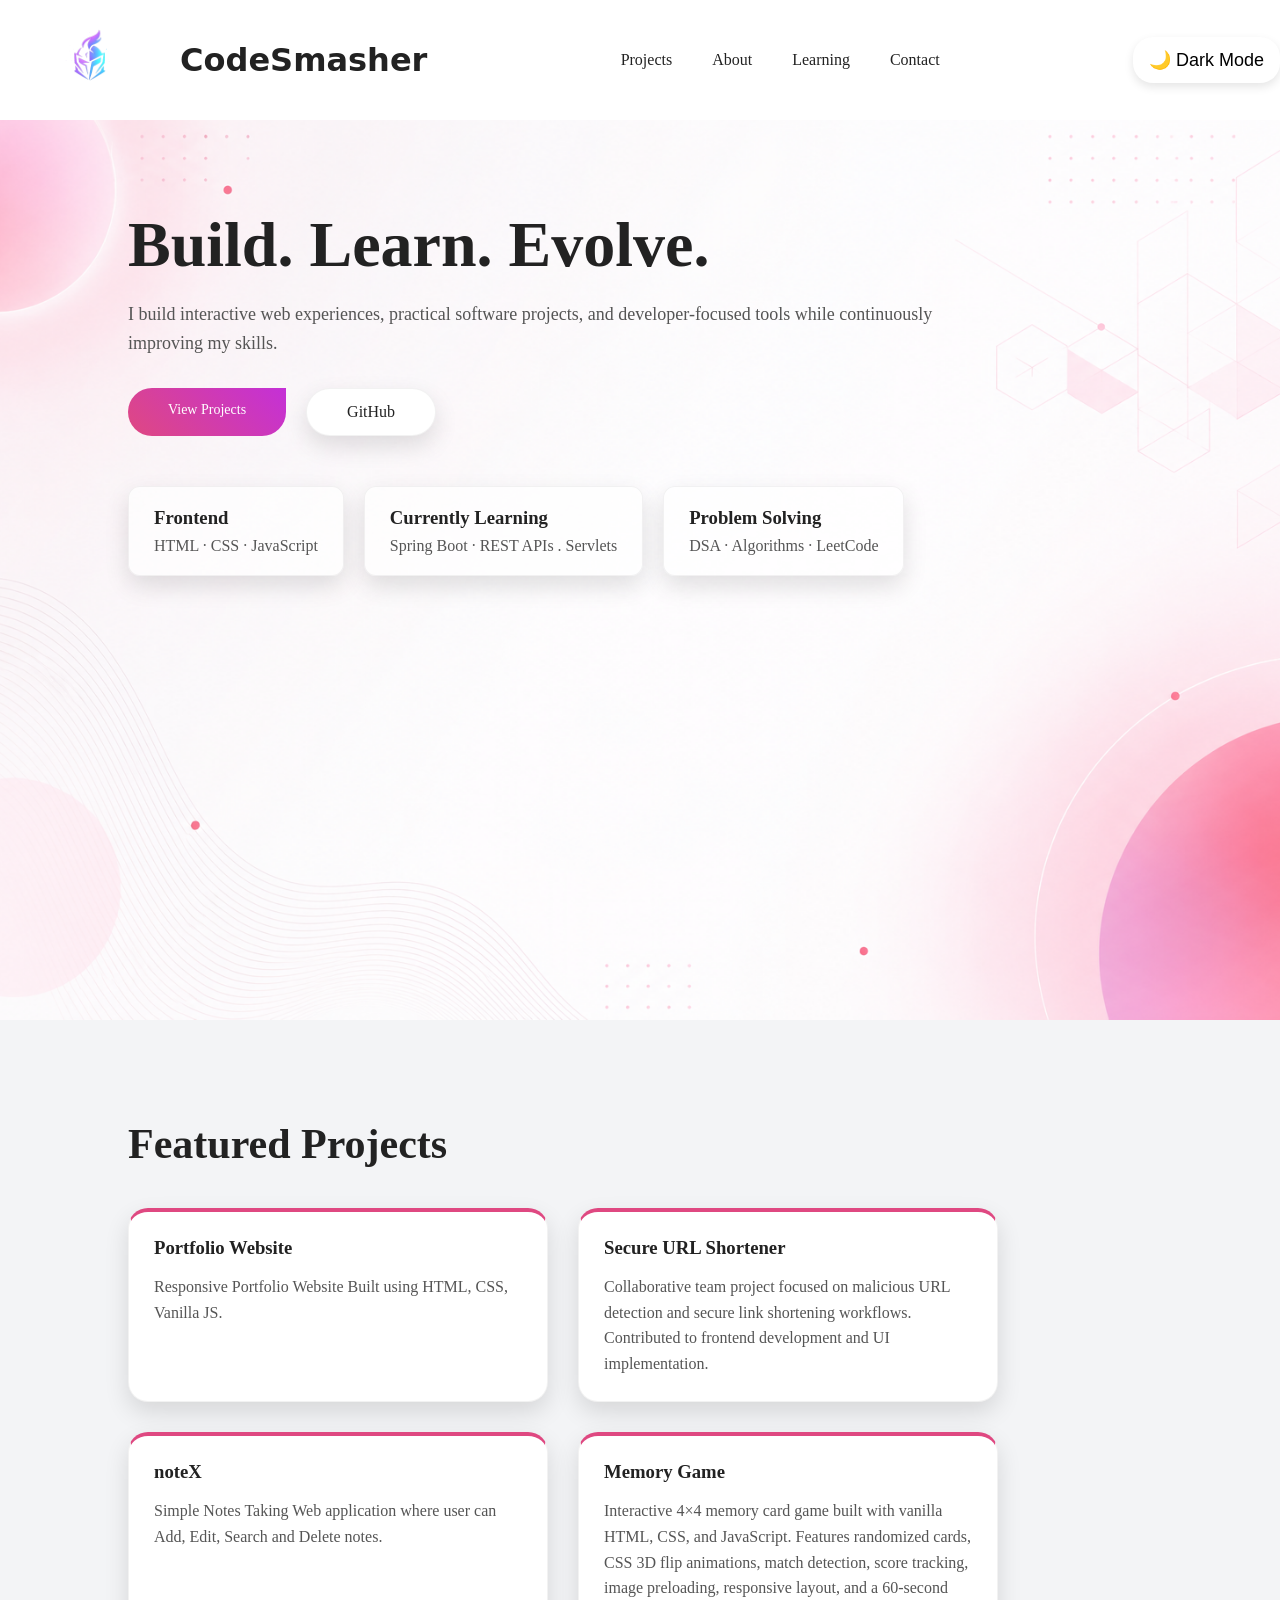
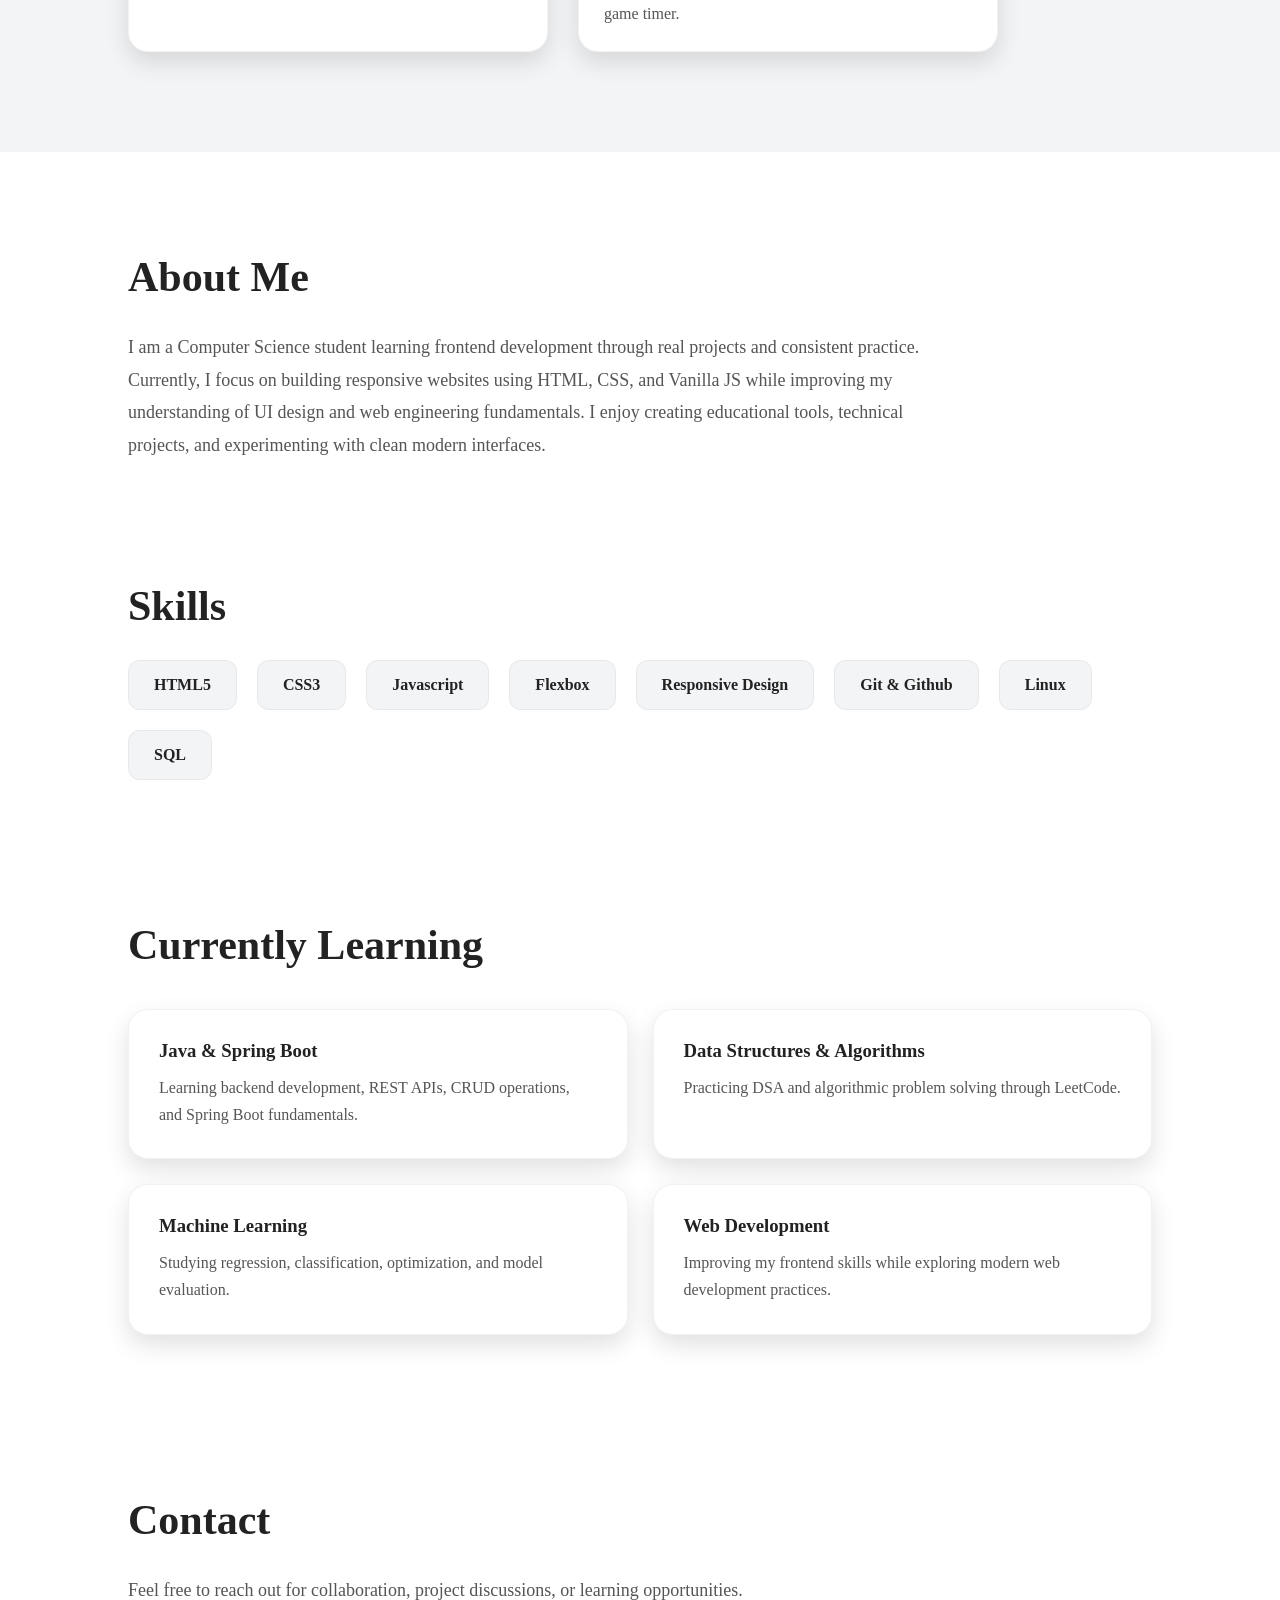
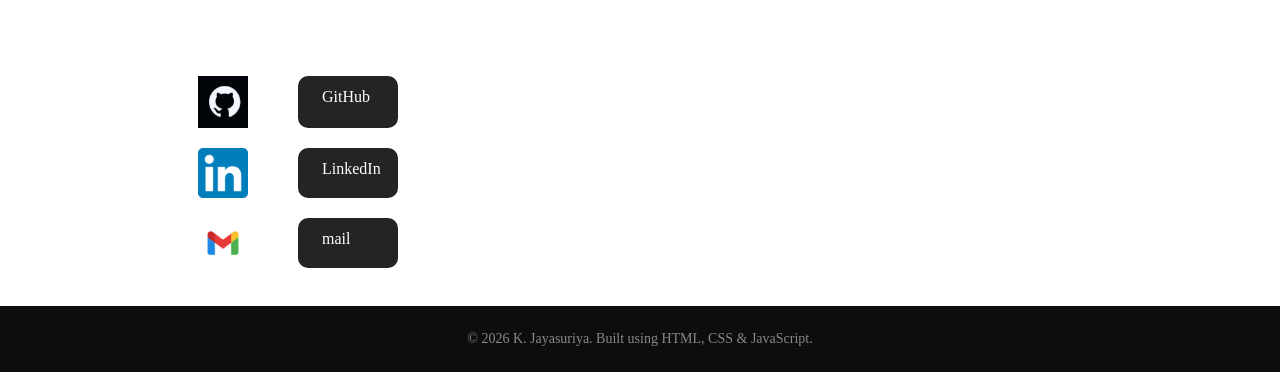
<file: index.html>
<!DOCTYPE html>
<html>

<head>
    <meta charset='utf-8'>
    <meta http-equiv='X-UA-Compatible' content='IE=edge'>
    <title>Portfolio Website</title>
    <meta name='viewport' content='width=device-width, initial-scale=1'>
    <link rel='stylesheet' type='text/css' media='screen' href='css/style.css'>
</head>

<body>
    <nav>
        <div class="brand">
            <img src="assets/logo.png" class="logo">
            <h1>CodeSmasher</h1>
        </div>
        <ul>
            <li><a href="#projects">Projects</a></li>
            <li><a href="#about">About</a></li>
            <li><a href="#learning">Learning</a></li>
            <li><a href="#contact">Contact</a></li>
        </ul>
        <button id="theme-toggle" class="theme-btn">
            🌙 Dark Mode
        </button>
    </nav>
    <div class="hero">
        <div class="content">
            <h1>Build. Learn. Evolve.</h1>

            <p>
                I build interactive web experiences, practical software
                projects, and developer-focused tools while continuously
                improving my skills.
            </p>

            <div class="hero-buttons">
                <a href="#projects" class="project-btn">
                    View Projects
                </a>

                <a href="https://github.com/KJayasuriya" class="github-btn" target="_blank">
                    GitHub
                </a>
            </div>
        </div>

        <div class="hero-focus">
            <div class="focus-card">
                <h3>Frontend</h3>
                <p>HTML · CSS · JavaScript</p>
            </div>

            <div class="focus-card">
                <h3>Currently Learning</h3>
                <p>Spring Boot · REST APIs . Servlets</p>
            </div>

            <div class="focus-card">
                <h3>Problem Solving</h3>
                <p>DSA · Algorithms · LeetCode</p>
            </div>
        </div>
    </div>

    <section id="projects" class="project">
        <h2>Featured Projects</h2>
        <div class="project-container">
            <a class="project-card" href="https://github.com/KJayasuriya/portfolio-site">
                <h3>Portfolio Website</h3>
                <p>Responsive Portfolio Website Built using HTML, CSS, Vanilla JS.</p>
            </a>
            <a class="project-card" href="https://github.com/Guna3975/Secure-URL-Shortner" target="_blank">
                <h3>Secure URL Shortener</h3>
                <p>
                    Collaborative team project focused on
                    malicious URL detection and secure
                    link shortening workflows.

                    Contributed to frontend development
                    and UI implementation.
                </p>
            </a>
            <a class="project-card" href="https://github.com/KJayasuriya/noteX" target="_blank">
                <h3>noteX</h3>
                <p>
                    Simple Notes Taking Web application where user can
                    Add, Edit, Search and Delete notes.
                </p>
            </a>
            <a class="project-card" href="https://github.com/KJayasuriya/memory-game" target="_blank">
                <h3>Memory Game</h3>
                <p>
                    Interactive 4×4 memory card game built with vanilla HTML, CSS, and JavaScript. Features randomized
                    cards, CSS 3D flip animations, match detection, score tracking, image preloading, responsive layout,
                    and a 60-second game timer.
                </p>
            </a>
        </div>
    </section>

    <section id="about" class="about">
        <h2>About Me</h2>
        <p>
            I am a Computer Science student learning frontend development
            through real projects and consistent practice.

            Currently, I focus on building responsive websites using HTML,
            CSS, and Vanilla JS while improving my understanding of UI design
            and web engineering fundamentals.

            I enjoy creating educational tools, technical projects, and
            experimenting with clean modern interfaces.
        </p>
    </section>

    <section class="skills">
        <h2>Skills</h2>
        <div class="skills-container">
            <div class="skill-card">HTML5</div>
            <div class="skill-card">CSS3</div>
            <div class="skill-card">Javascript</div>
            <div class="skill-card">Flexbox</div>
            <div class="skill-card">Responsive Design</div>
            <div class="skill-card">Git & Github</div>
            <div class="skill-card">Linux</div>
            <div class="skill-card">SQL</div>
        </div>
    </section>
    <section class="learning" id="learning">
        <h2>Currently Learning</h2>

        <div class="learning-container">

            <div class="learning-card">
                <h3>Java & Spring Boot</h3>
                <p>
                    Learning backend development, REST APIs,
                    CRUD operations, and Spring Boot fundamentals.
                </p>
            </div>

            <div class="learning-card">
                <h3>Data Structures & Algorithms</h3>
                <p>
                    Practicing DSA and algorithmic problem solving
                    through LeetCode.
                </p>
            </div>

            <div class="learning-card">
                <h3>Machine Learning</h3>
                <p>
                    Studying regression, classification,
                    optimization, and model evaluation.
                </p>
            </div>

            <div class="learning-card">
                <h3>Web Development</h3>
                <p>
                    Improving my frontend skills while exploring
                    modern web development practices.
                </p>
            </div>

        </div>
    </section>
    <section id="contact" class="contact">
        <h2>Contact</h2>
        <p>
            Feel free to reach out for collaboration,
            project discussions, or learning opportunities.
        </p>
        <div class="contact-links">
            <img src="assets/github-logo.png" style="width: 50px;" class="contact-card">
            <a href="https://github.com/KJayasuriya" class="contact-card">GitHub</a>
            <img src="assets/linkedin-logo.png" style="width: 50px;" class="contact-card">
            <a href="https://www.linkedin.com/in/jayasuriya-kumar-1880a632a/" class="contact-card">LinkedIn</a>
            <img src="assets/gmail-logo.png" style="width: 50px;" class="contact-card">
            <a href="mailto:vkjs2006@gmail.com" class="contact-card">mail</a>
        </div>
    </section>


    <footer>
        <p>© 2026 K. Jayasuriya. Built using HTML, CSS & JavaScript.</p>
    </footer>
    <script src='js/main.js'></script>

</body>

</html>
</file>
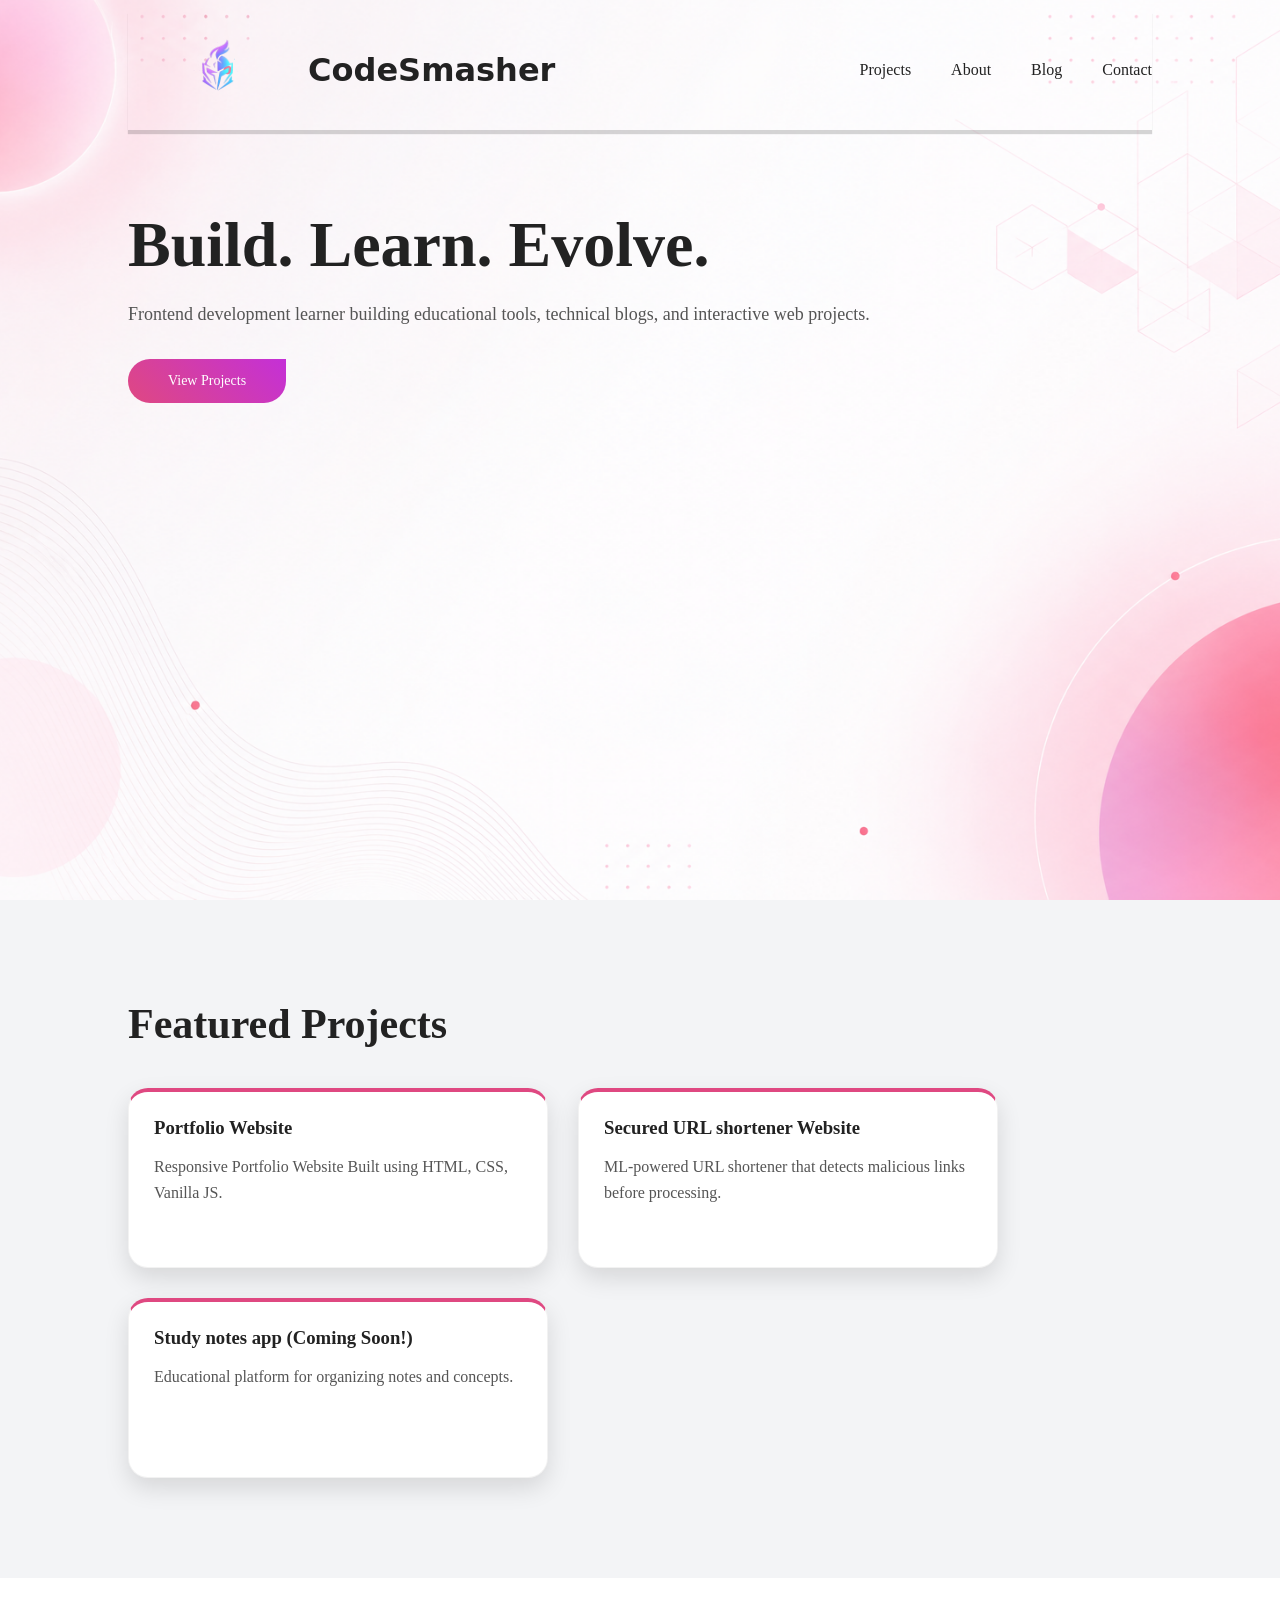
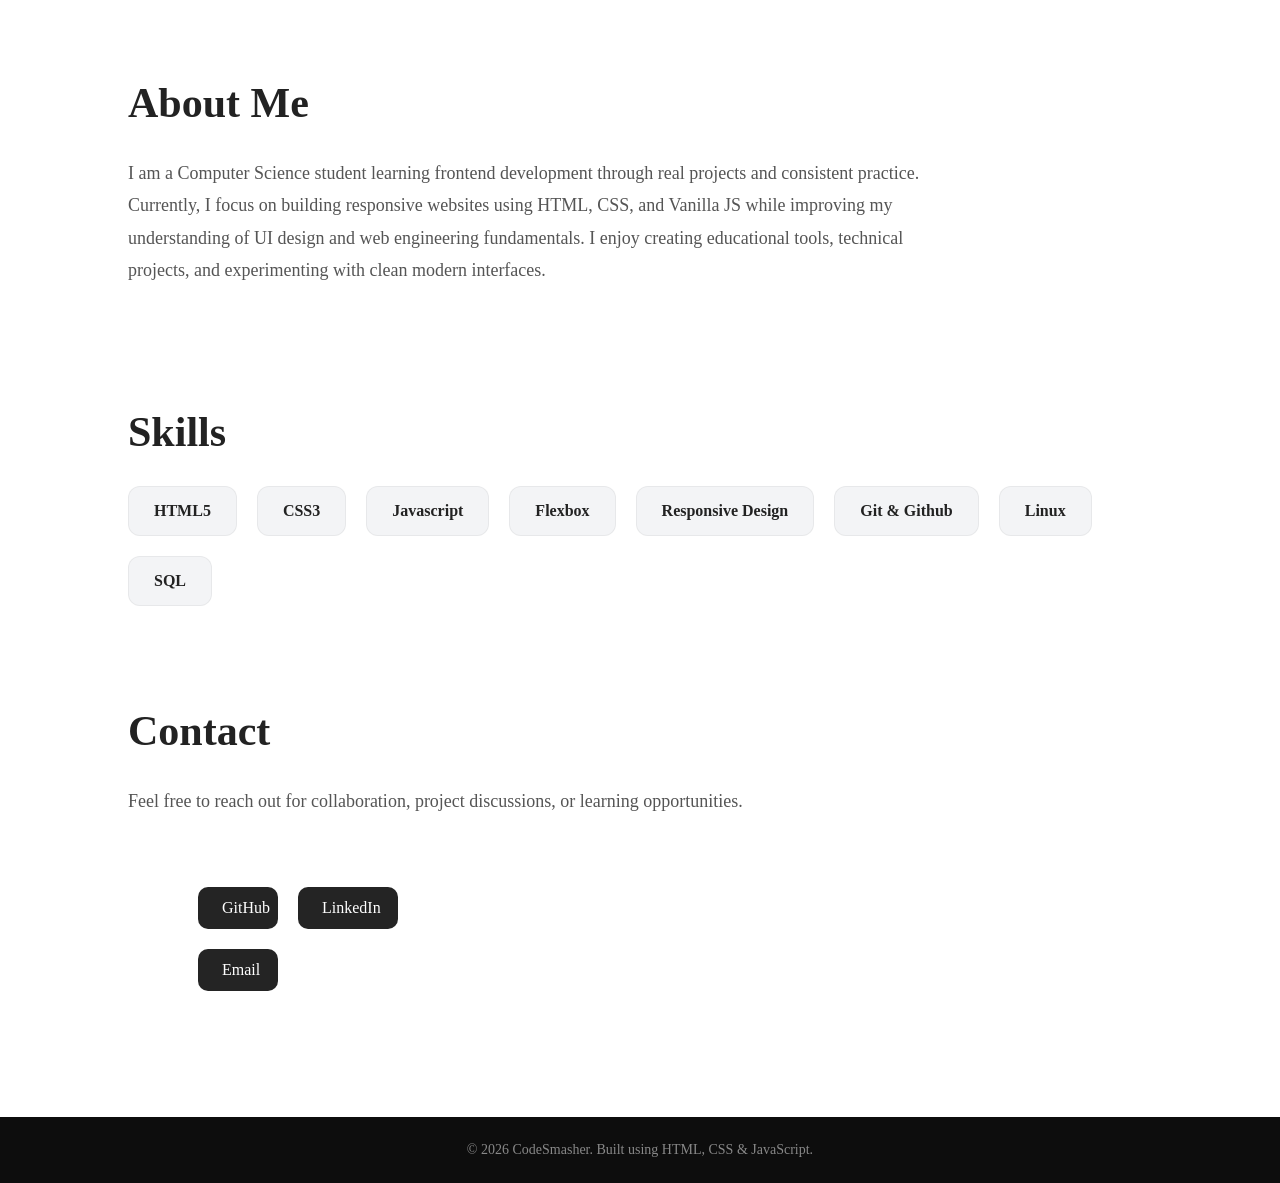
<file: home.html>
<!DOCTYPE html>
<html>
<head>
    <meta charset='utf-8'>
    <meta http-equiv='X-UA-Compatible' content='IE=edge'>
    <title>Portfolio Website</title>
    <meta name='viewport' content='width=device-width, initial-scale=1'>
    <link rel='stylesheet' type='text/css' media='screen' href='css/style.css'>
    <script src='js/main.js'></script>
</head>
<body>
    <div class = "hero">
        <nav>
            <div class="brand">
                <img src = "assets/logo.png" class="logo">
                <h1>CodeSmasher</h1>
            </div>
            <ul>
                <li><a href="#projects">Projects</a></li>
                <li><a href = "#about">About</a></li>
                <li><a href = "#blog">Blog</a></li>
                <li><a href="#contact">Contact</a></li>
            </ul>
        </nav>
        <div class="content">
        <h1>Build. Learn. Evolve.</h1>
        <p>
            Frontend development learner building educational tools,
            technical blogs, and interactive web projects.
        </p>
        <div class="hero-buttons">
            <a href="projects.html" class="project-btn">View Projects</a>
        </div>
        </div>
    </div>

    <section id = "projects" class = "project">
        <h2>Featured Projects</h2>
        <div class="project-container">
            <div class="project-card">
                <h3>Portfolio Website</h3>
                <p>Responsive Portfolio Website Built using HTML, CSS, Vanilla JS.</p>
            </div>
            <div class="project-card">
                <h3>Secured URL shortener Website</h3>
                <p>ML-powered URL shortener that detects malicious links before processing.</p>
            </div>
            <div class="project-card">
                <h3>Study notes app (Coming Soon!)</h3>
                <p>Educational platform for organizing notes and concepts.</p>
            </div>
        </div>
    </section>

    <section  id = "about" class="about">
        <h2>About Me</h2>
        <p>
            I am a Computer Science student learning frontend development 
            through real projects and consistent practice.

            Currently, I focus on building responsive websites using HTML,
            CSS, and Vanilla JS while improving my understanding of UI design
            and web engineering fundamentals.

            I enjoy creating educational tools, technical projects, and 
            experimenting with clean modern interfaces.
        </p>
    </section>

    <section class = "skills">
        <h2>Skills</h2>
        <div class="skills-container">
            <div class="skill-card">HTML5</div>
            <div class="skill-card">CSS3</div>
            <div class="skill-card">Javascript</div>
            <div class="skill-card">Flexbox</div>
            <div class="skill-card">Responsive Design</div>
            <div class="skill-card">Git & Github</div>
            <div class="skill-card">Linux</div>
            <div class="skill-card">SQL</div>
        </div>
    </section>

    <section id="contact" class="contact">
        <h2>Contact</h2>
        <p>
            Feel free to reach out for collaboration,
            project discussions, or learning opportunities.
        </p>
        <div class="contact-links">
            <a href="#">GitHub</a>
            <a href="#">LinkedIn</a>
            <a href="#">Email</a>
        </div>
    </section>

    <footer>
        <p>© 2026 CodeSmasher. Built using HTML, CSS & JavaScript.</p>
    </footer>
</body>
</html>
</file>
<file: css/style.css>
/* ========================= VARIABLE INITIALISATION ========================= */
:root {
    /* COLORS */
    --bg-main: #ffffff;
    --bg-section: #f3f4f6;
    --bg-card: #ffffff;
    --text-primary: #222;
    --text-secondary: #555;
    --text-light: #f5f5f5;
    --accent-pink: #df4881;
    --accent-purple: #c430d7;
    --border-light: rgba(0, 0, 0, 0.05);
    /* DARK MODE COLORS */
    --dark-bg: #121212;
    --dark-section: #1a1a1a;
    --dark-card: #242424;
    /* SHADOWS */
    --shadow-soft: 0 10px 25px rgba(0, 0, 0, .12);
    --shadow-hover: 0 16px 35px rgba(0, 0, 0, .16);
    --shadow-glow: 0 16px 35px rgba(0, 0, 0, .35), 0 0 18px rgba(223, 72, 129, .18);
    /* RADIUS */
    --radius-large: 20px;
    --radius-medium: 12px;
    --radius-pill: 30px;
    /* TRANSITIONS */
    --transition-fast: .3s;
    --transition-slow: .5s;
    /* GRADIENT */
    --primary-gradient: linear-gradient(45deg, var(--accent-pink), var(--accent-purple));
}

/* =========================   DARK MODE VARIABLES========================= */
.dark-mode {
    --bg-main: #121212;
    --bg-section: #1a1a1a;
    --bg-card: #242424;
    --text-primary: #ffffff;
    --text-secondary: #d0d0d0;
    --border-light: rgba(255, 255, 255, 0.06);
    background: var(--bg-main);
    color: var(--text-primary);
}

/* =========================   RESET========================= */
* {
    margin: 0;
    padding: 0;
    box-sizing: border-box;
}

html {
    scroll-behavior: smooth;
}

body {
    background: var(--bg-main);
    color: var(--text-primary);
    transition: background var(--transition-fast), color var(--transition-fast);
}

/* =========================   GLOBAL TRANSITIONS========================= */
.project-card,
.skill-card,
section,
nav a,
.theme-btn,
.contact-links a {
    transition: var(--transition-fast);
}

/* =========================   HERO SECTION========================= */
.hero {
    width: 100%;
    min-height: 100vh;
    background-image: url("../assets/background.png");
    background-position: center;
    background-size: cover;
    padding: 10px 10%;
}

.dark-mode .hero {
    background-image: url("../assets/background-dark.png");
    background-position: center;
    background-size: cover;
}

/* =========================   NAVBAR========================= */
nav {
    display: flex;
    align-items: center;
    justify-content: space-between;
    flex-wrap: wrap;
    gap: 20px;
    box-shadow: 0px 4px 1px rgba(0, 0, 0, .16);
}

/* =========================   BRAND========================= */
.brand {
    display: flex;
    align-items: center;
    /* gap: 5px; */
}

.logo {
    width: 180px;
}

/* =========================   WEBSITE TITLE========================= */
nav h1 {
    font-size: 32px;
    font-weight: 700;
    font-family: system-ui, -apple-system, BlinkMacSystemFont, 'Segoe UI', Roboto, Oxygen, Ubuntu, Cantarell, 'Open Sans', 'Helvetica Neue', sans-serif;
    color: var(--text-primary);
}

/* =========================   NAV LINKS========================= */
nav ul {
    display: flex;
    gap: 40px;
    list-style: none;
}

nav ul li a {
    text-decoration: none;
    color: var(--text-primary);
    font-weight: 500;
    transition: var(--transition-fast);
}

nav ul li a:hover {
    color: var(--accent-purple);
}

/* =========================   THEME BUTTON========================= */
.theme-btn {
    border: none;
    background: var(--bg-card);
    border-radius: 20px;
    cursor: pointer;
    padding: 12px 16px;
    font-size: 18px;
    box-shadow: 0 4px 10px rgba(0, 0, 0, .1);
}

.theme-btn:hover {
    transform: scale(1.1);
}

.dark-mode .theme-btn {
    background: var(--dark-card);
    color: white;
    box-shadow: 0 4px 10px rgba(223, 72, 129, .25);
}

/* =========================   HERO CONTENT========================= */
.content {
    margin-top: 80px;
    max-width: 80%;
}

.content h1 {
    font-size: 64px;
    line-height: 1.1;
    color: var(--text-primary);
    margin-bottom: 20px;
}

.content p {
    font-size: 18px;
    line-height: 1.6;
    color: var(--text-secondary);
    margin-bottom: 30px;
}

/* =========================   HERO BUTTONS  ========================= */
.hero-buttons {
    display: flex;
    gap: 20px;
}

/* =========================   PROJECT BUTTON ========================= */
.project-btn {
    display: inline-block;
    text-decoration: none;
    padding: 14px 40px;
    color: white;
    background-image: var(--primary-gradient);
    font-size: 14px;
    border-radius: var(--radius-pill);
    border-top-right-radius: 0;
    transition: var(--transition-slow);
}

.project-btn:hover {
    border-top-right-radius: var(--radius-pill);
}

.github-btn {
    display: inline-block;
    padding: 14px 40px;
    border-radius: var(--radius-pill);
    text-decoration: none;

    color: var(--text-primary);
    background: var(--bg-card);

    border: 1px solid var(--border-light);
    box-shadow: var(--shadow-soft);

    transition: var(--transition-fast);
}

.github-btn:hover {
    transform: translateY(-3px);
    background: #24292f;
    color: white;
}

.hero-focus {
    display: flex;
    gap: 20px;
    margin-top: 50px;
}

.focus-card {
    padding: 20px 25px;
    min-width: 200px;

    background: rgba(255, 255, 255, 0.65);
    border: 1px solid var(--border-light);
    border-radius: var(--radius-medium);

    box-shadow: var(--shadow-soft);

    transition: var(--transition-fast);
}

.dark-mode .focus-card {
    background: rgba(36, 36, 36, 0.65);
    border: 1px solid var(--border-light);
    box-shadow: var(--shadow-soft);
}

.focus-card:hover {
    transform: translateY(-5px);
    box-shadow: var(--shadow-hover);
}

.focus-card h3 {
    margin-bottom: 8px;
    color: var(--text-primary);
}

.focus-card p {
    margin: 0;
    color: var(--text-secondary);
}

/* =========================   COMMON SECTION========================= */
.section {
    padding: 80px 10%;
}

/* =========================   SECTION HEADINGS========================= */
section h2 {
    font-size: 42px;
    color: var(--text-primary);
    margin-bottom: 30px;
}

/* =========================   PROJECT SECTION========================= */
.project {
    padding: 100px 10%;
    background: var(--bg-section);
}

.project-container {
    margin-top: 40px;
    display: flex;
    gap: 30px;
    flex-wrap: wrap;
}

/* =========================   PROJECT CARD========================= */
.project-card {
    background: var(--bg-card);
    border-radius: var(--radius-large);
    box-shadow: var(--shadow-soft);
    padding: 25px;
    border: 1px solid var(--border-light);
    width: 420px;
    min-height: 180px;
    transition: var(--transition-fast);
    text-decoration: none;
    cursor: pointer;

    border-top: 4px solid var(--accent-pink);
}

.project-card h3 {
    color: var(--text-primary);
    margin-bottom: 15px;
}

.project-card p {
    color: var(--text-secondary);
    line-height: 1.6;
}

.project-card:hover {
    transform: translateY(-10px);
    box-shadow: var(--shadow-hover);
}

.dark-mode .project-card:hover {
    box-shadow: var(--shadow-glow);
}

/* =========================   ABOUT SECTION========================= */
.about {
    padding: 100px 10% 60px;
}

/* =========================   SKILLS SECTION========================= */
.skills {
    padding: 60px 10% 40px;
}

.skills-container {
    display: flex;
    flex-wrap: wrap;
    gap: 20px;
    margin-top: 30px;
}

/* =========================   SKILL CARD========================= */
.skill-card {
    padding: 15px 25px;
    background: var(--bg-section);
    border-radius: var(--radius-medium);
    font-weight: 600;
    border: 1px solid var(--border-light);
    transition: var(--transition-fast);
}

.skill-card:hover {
    transform: translateY(-5px);
    background: var(--primary-gradient);
    color: white;
}

.dark-mode .skill-card {
    box-shadow: 0 10px 25px rgba(223, 72, 129, .25);
}

.learning {
    padding: 100px 10%;
    background: var(--bg-main);
}

.learning h2 {
    font-size: 42px;
    color: var(--text-primary);
    margin-bottom: 40px;
}

.learning-container {
    display: grid;
    grid-template-columns: repeat(2, minmax(0, 1fr));
    gap: 25px;
}

.learning-card {
    padding: 30px;
    background: var(--bg-card);
    border: 1px solid var(--border-light);
    border-radius: var(--radius-large);
    box-shadow: var(--shadow-soft);
    transition: var(--transition-fast);
}

.learning-card h3 {
    color: var(--text-primary);
    margin-bottom: 12px;
}

.learning-card p {
    color: var(--text-secondary);
    line-height: 1.7;
}

.learning-card:hover {
    transform: translateY(-6px);
    box-shadow: var(--shadow-hover);
}

/* =========================   ABOUT & CONTACT TEXT========================= */
.about p,
.contact p {
    max-width: 800px;
    line-height: 1.8;
    color: var(--text-secondary);
    margin-top: 20px;
    font-size: 18px;
}

/* =========================   CONTACT SECTION========================= */
.contact {
    padding: 60px 10%;
}

.contact-links {
    margin: 70px;
    display: grid;
    height: 100px;
    gap: 20px;
    grid-template-columns: 80px 100px;
    grid-template-rows: .5fr .5fr .5fr;
}

/* =========================   CONTACT BUTTONS========================= */
.contact-links a {
    text-decoration: none;
    color: white;
    background: var(--dark-card);
    padding: 12px 24px;
    border-radius: 10px;
    transition: var(--transition-fast);
}

.contact-links a:hover {
    background: var(--primary-gradient);
    transform: translateY(-4px);
}

/* =========================   FOOTER========================= */
footer {
    text-align: center;
    padding: 25px;
    background: #0d0d0d;
    color: #888;
    font-size: 14px;
}

/* =========================   SECTION DIVIDERS========================= */
.about,
.skills,
.contact,
.learning {
    border-top: 1px solid rgba(255, 255, 255, 0.05);
}


@media (max-width: 750px) {

    .learning-container {
        grid-template-columns: 1fr;
    }

    body {
        overflow-x: hidden;
    }

    nav {
        flex-direction: column;
        gap: 20px;
    }

    .logo {
        width: 140px;
    }

    .brand h1 {
        font-size: clamp(1.8rem, 8vw, 2.5rem);
    }

    .hero-focus {
        flex-direction: column;
    }

    .focus-card {
        width: 100%;
    }

    .content {
        max-width: 100%;
        margin-top: 50px;
    }

    .content h1 {
        font-size: clamp(2.2rem, 10vw, 3.5rem);
    }

    .project-container {
        flex-direction: column;
    }

    .project-card {
        width: 100%;
    }

    nav ul {
        gap: 20px;
        flex-wrap: wrap;
        justify-content: center;
    }

}
</file>
